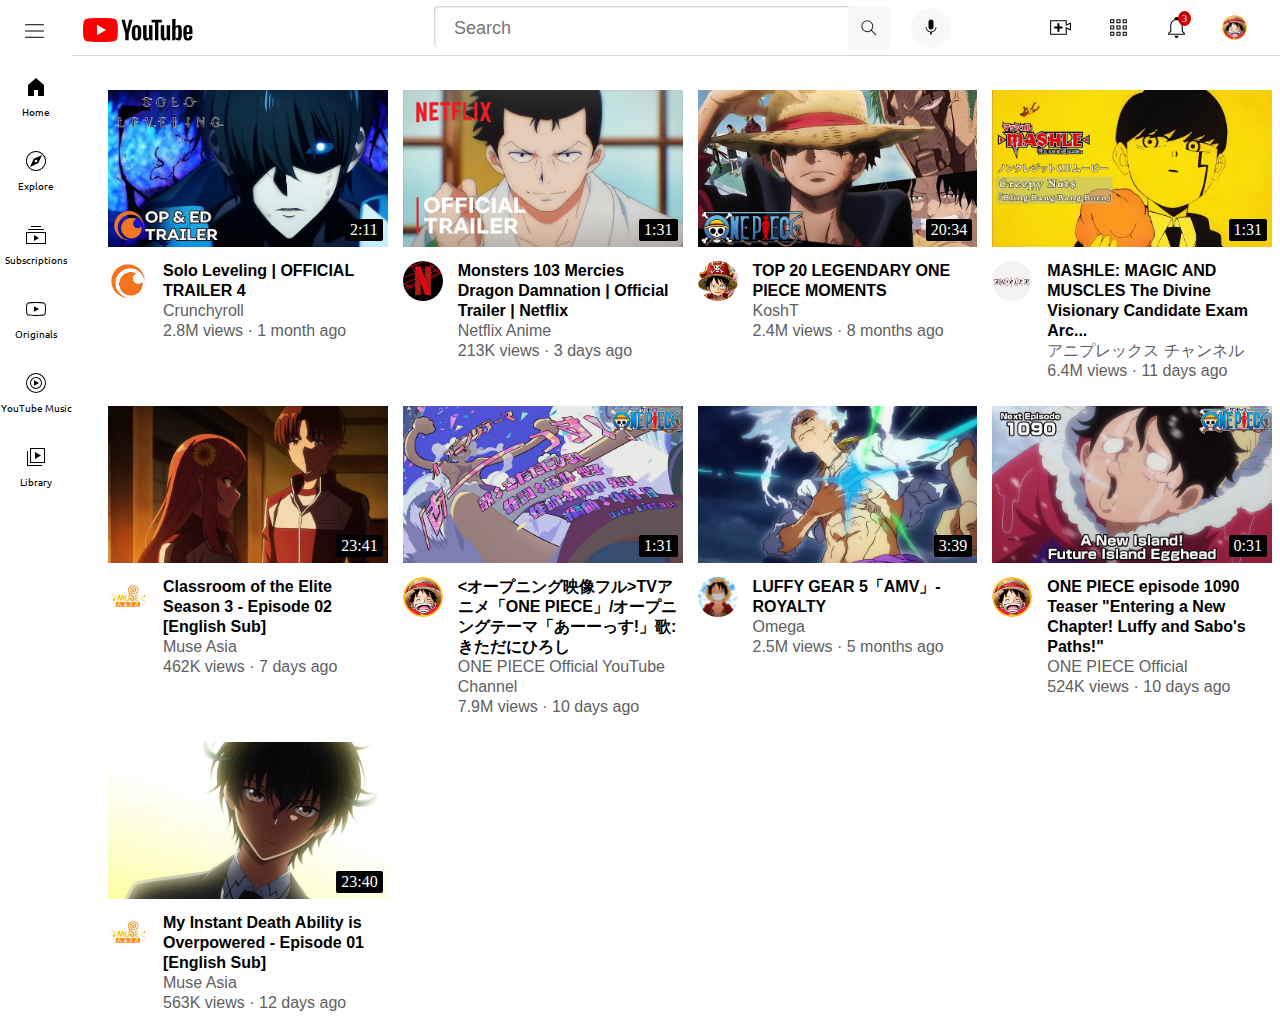
<file: index.html>
<!DOCTYPE html>
<html>
  <head>
    <link rel="stylesheet" href="ex7_body.css">
    <link rel="stylesheet" href="ex7_header.css">
    <link rel="preconnect" href="https://fonts.googleapis.com">
    <link rel="preconnect" href="https://fonts.gstatic.com" crossorigin>
    <link href="https://fonts.googleapis.com/css2?family=Ubuntu:wght@400;500&display=swap" rel="stylesheet">
    <style>
   
    </style>
  </head>
  <body>
    <div class="header">
      <div class="left">
        <button class="menu-button">
        <img class="ham" src="web_photos/hamburger-menu.svg">
      </button>
      <div class="tubediv">
        <img class="tubelogo" src="web_photos/youtube-logo.svg">
      </div>
      </div>
      <div class="center">
      <input class="searchbox" type="text" placeholder="Search">

      <button class="search-button">
        <img class="search" src="web_photos/search.svg">
        <div class="hover-names-div">Search</div>
      </button>
      <button class="voice-search-button">
        <img class="voice-search" src="web_photos/voice-search-icon.svg">
        <div class="hover-names-div">Voice Search</div>
      </button>
     </div>
     <div class="right"> 
      <div class="upload">     
      <img class="upload" src="web_photos/upload.svg">
      <div class="hover-names-div">Create</div>
    </div>
    <div class="YouTubeApps">
      <img class="tubeapps" src="web_photos/youtube-apps.svg">
      <div class="hover-names-div">YouTube apps</div>
    </div>
    <div class="notification">
      <div class="notifications-div">
      <img class="notifications" src="web_photos/notifications.svg">
      <div class="notifications-no">3</div>
      <div class="hover-names-div">Notifications</div>
      </div>
    </div>
      <img class="my-profile" src="web_photos/profile_op.jpg">
     </div>   
    </div>
    <div class="sidebar">
      <div class="sidebar-div">
      <img src="web_photos/home.svg">
      <div>Home</div>
    </div>
    <div class="sidebar-div">
      <img src="web_photos/explore.svg">
      <div>Explore</div>
    </div>
    <div class="sidebar-div">
      <img src="web_photos/subscriptions.svg">
      <div>Subscriptions</div>
      </div>
      <div class="sidebar-div">
      <img src="web_photos/originals.svg">
      <div>Originals</div>
    </div>
    <div class="sidebar-div">
      <img src="web_photos/youtube-music.svg">
      <div>YouTube Music</div>
    </div>
    <div class="sidebar-div">
    <img src="web_photos/library.svg">
    <div>Library</div>
  </div>
    </div>
    <div class="d1">
      
      <div>
      <div class="img-div">
        <a href="https://www.youtube.com/watch?v=HkIKAnwLZCw">
      <img class="img1" src="web_photos/thumbnail-11.webp"></a>
      <div class="duration">
        2:11
      </div>
       </div>
      <div class="profile-div">
        <div>
          <img class="prof" src="web_photos/crunchyroll_profile.jpg">        
        </div>
      <div>
        <p class="p1">
          <a href="https://www.youtube.com/watch?v=HkIKAnwLZCw">
          Solo Leveling | OFFICIAL TRAILER 4
          </a>
         </p>
         <p>
          Crunchyroll
         </p>          
          <p>2.8M views · 1 month ago</p>
      </div>
    </div>
    </div>
    <div>
      <div class="img-div">
        <a href="https://www.youtube.com/watch?v=Q6tmyHjEFcE">
      <img class="img1" src="web_photos/thumbnail-10.webp">
      </a>
      <div class="duration">
        1:31
      </div>
      </div>
      <div class="profile-div">
        <div>
          <img class="prof" src="web_photos/netflix_channel.jpg">
        </div>
      <div>
        <p class="p1">
          <a href="https://www.youtube.com/watch?v=Q6tmyHjEFcE">
          Monsters 103 Mercies Dragon Damnation | Official Trailer | Netflix
          </a>
         </p>
         <p>
          Netflix Anime
         </p>          
          <p>213K views · 3 days ago</p>
      </div>
    </div>
    </div>
    <div>
      <div class="img-div">
        <a href="https://www.youtube.com/watch?v=Ecx2J6NNHWs">
      <img class="img1" src="web_photos/thumbnail-8.webp">
      </a>
      <div class="duration">
        20:34
      </div>
      </div>
      <div class="profile-div">
        <div>
          <img class="prof" src="web_photos/kosht_profile.jpg">
        </div>
      <div>
        <p class="p1">
          <a href="https://www.youtube.com/watch?v=Ecx2J6NNHWs">
          TOP 20 LEGENDARY ONE PIECE MOMENTS         
          </a>
         </p>
         <p>
          KoshT
         </p>          
          <p> 2.4M views · 8 months ago</p>
      </div>
      </div>
    </div>
    <div>
      <div class="img-div">
        <a href="https://www.youtube.com/watch?v=210R0ozmLwg">
      <img class="img1" src="web_photos/thumbnail-9.webp">
      </a>
      <div class="duration">
        1:31
      </div>
      </div>
      <div class="profile-div">
        <div>
          <img class="prof" src="web_photos/aniplex_profile.jpg">
        </div>
      <div>
        <p class="p1">
          <a href="https://www.youtube.com/watch?v=210R0ozmLwg">
          MASHLE: MAGIC AND MUSCLES The Divine Visionary Candidate Exam Arc...
          </a>
         </p>
         <p>
          アニプレックス チャンネル 
         </p>          
          <p>6.4M views · 11 days ago</p>
          </div>
      </div>
    </div>
    <div>
      <div class="img-div">
        <a href="https://www.youtube.com/watch?v=DxpuNnJaLaQ">
      <img class="img1" src="web_photos/hq720.webp">
      </a>
      <div class="duration">
        23:41
      </div>
      </div>
      <div class="profile-div">
        <div>
          <img class="prof" src="web_photos/profile_ayano.jpg">
        </div>
      <div>
        <p class="p1">
          <a href="https://www.youtube.com/watch?v=DxpuNnJaLaQ">
          Classroom of the Elite Season 3 - Episode 02 [English Sub]         
          </a>
         </p>
         <p>
          Muse Asia     
         </p>          
          <p>462K views · 7 days ago</p>
      </div>
      </div>
    </div>
    <div>
      <div class="img-div">
        <a href="https://www.youtube.com/watch?v=YFbno_aPm0w">
      <img class="img1" src="web_photos/luf.webp">
      </a>
      <div class="duration">
        1:31
      </div>
      </div>
      <div class="profile-div">
        <div>
          <img class="prof" src="web_photos/profile_op.jpg">
        </div>
      <div>
        <p class="p1">
          <a href="https://www.youtube.com/watch?v=YFbno_aPm0w">
          &#60;オープニング映像フル&#62;TVアニメ「ONE PIECE」&#47;オープニングテーマ「あーーっす&#33;」歌&#58;きただにひろし
          </a>
         </p>
         <p>
          ONE PIECE Official YouTube Channel
         </p>          
          <p>7.9M views &#183; 10 days ago</p>
          </div>
      </div>
    </div>
    <div>
      <div class="img-div">
        <a href="https://www.youtube.com/watch?v=SJuH3kqQ0Ws">
        <img class="img1" src="web_photos/thumbnail-5.webp">
        </a>
        <div class="duration">
          3:39
        </div>
      </div>
      <div>
        <div class="profile-div">
        <div>
          <img class="prof" src="web_photos/omega_profile.jpg">
        </div>
        <div>
        <p class="p1">
          <a href="https://www.youtube.com/watch?v=SJuH3kqQ0Ws">
          LUFFY GEAR 5「AMV」- ROYALTY    
          </a>   
         </p>
         <p>
          Omega          
         </p>          
          <p>2.5M views &#183; 5 months ago</p>
          </div>
      </div>
    </div>
    </div>
    <div>
      <div class="img-div">
        <a href="https://www.youtube.com/watch?v=xunp_Fdrbjs">
      <img class="img1" src="web_photos/thumbnail-6.webp">
      </a>
      <div class="duration">
        0:31
      </div>
      </div>
      <div class="profile-div">
        <div>
          <img class="prof" src="web_photos/profile_op.jpg">
        </div>
      <div>
        <p class="p1">
          <a href="https://www.youtube.com/watch?v=xunp_Fdrbjs">
          ONE PIECE episode 1090 Teaser "Entering a New Chapter! Luffy and Sabo's Paths!"
          </a>
         </p>
         <p>
          ONE PIECE Official
         </p>          
          <p>524K views · 10 days ago</p>
      </div>
      </div>
    </div>
    <div>
      <div class="img-div">
        <a href="https://www.youtube.com/watch?v=HGKXgwvoBgs">
      <img class="img1" src="web_photos/thumbnail-7.webp">
      </a>
      <div class="duration">
        23:40
      </div>
      </div>
      <div class="profile-div">
        <div>
        <img class="prof" src="web_photos/profile_ayano.jpg">
      </div>
      <div>
        <p class="p1">
          <a href="https://www.youtube.com/watch?v=HGKXgwvoBgs">
          My Instant Death Ability is Overpowered - Episode 01 [English Sub]         
        </a> 
        </p>
         <p>
          Muse Asia
         </p>          
          <p>
            563K views · 12 days ago </p>
            </div>
          </div>
      </div>
    </div>
    </div>
  </body>
</html>
</file>
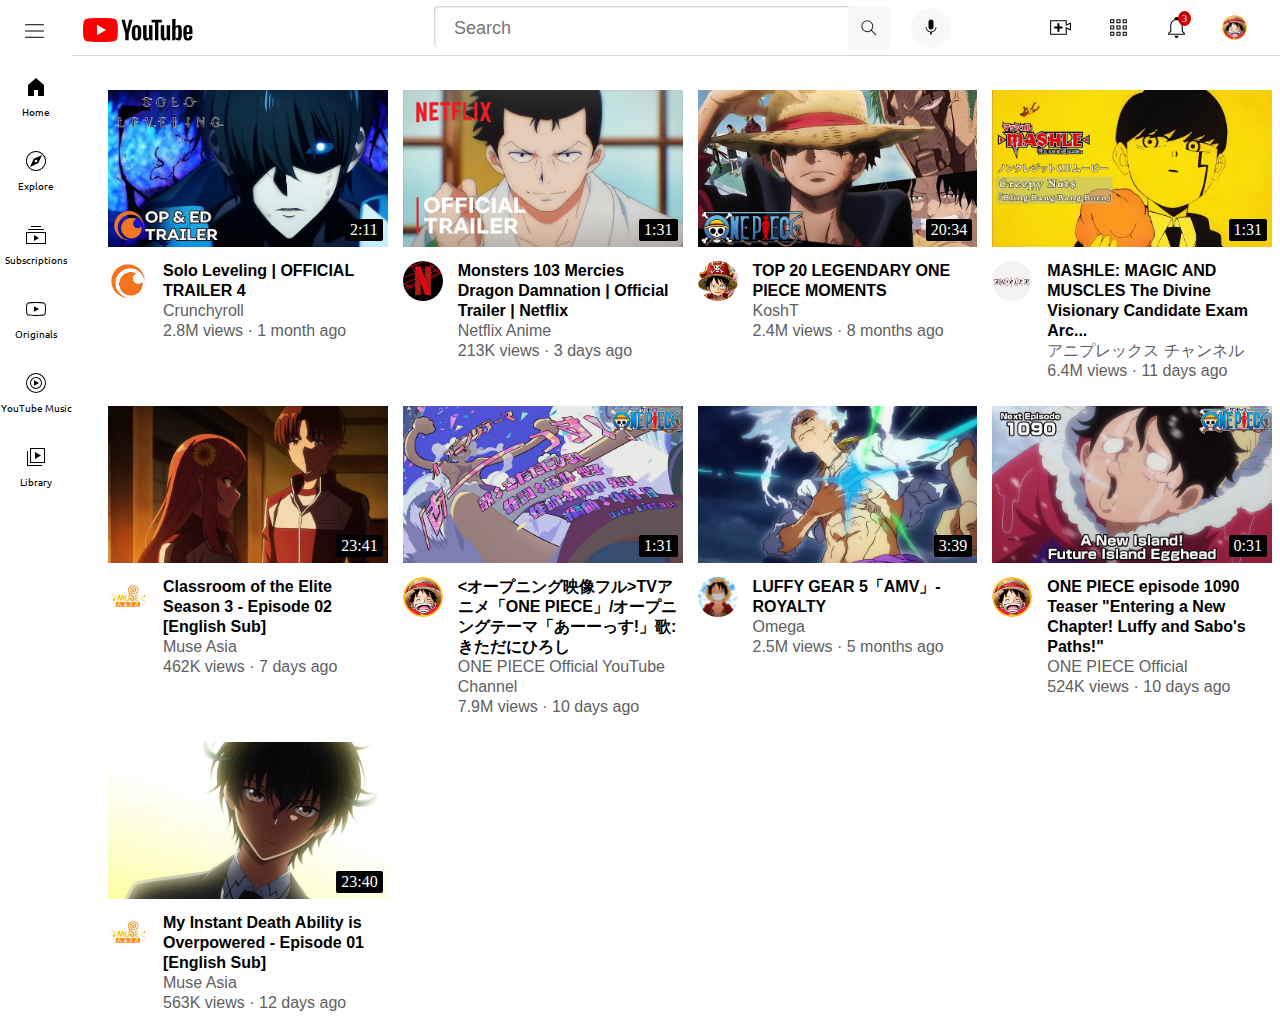
<file: ex7.html>
<!DOCTYPE html>
<html>
  <head>
    <link rel="stylesheet" href="ex7_body.css">
    <link rel="stylesheet" href="ex7_header.css">
    <link rel="preconnect" href="https://fonts.googleapis.com">
    <link rel="preconnect" href="https://fonts.gstatic.com" crossorigin>
    <link href="https://fonts.googleapis.com/css2?family=Ubuntu:wght@400;500&display=swap" rel="stylesheet">
    <style>
   
    </style>
  </head>
  <body>
    <div class="header">
      <div class="left">
        <button class="menu-button">
        <img class="ham" src="web_photos/hamburger-menu.svg">
      </button>
      <div class="tubediv">
        <img class="tubelogo" src="web_photos/youtube-logo.svg">
      </div>
      </div>
      <div class="center">
      <input class="searchbox" type="text" placeholder="Search">

      <button class="search-button">
        <img class="search" src="web_photos/search.svg">
        <div class="hover-names-div">Search</div>
      </button>
      <button class="voice-search-button">
        <img class="voice-search" src="web_photos/voice-search-icon.svg">
        <div class="hover-names-div">Voice Search</div>
      </button>
     </div>
     <div class="right"> 
      <div class="upload">     
      <img class="upload" src="web_photos/upload.svg">
      <div class="hover-names-div">Create</div>
    </div>
    <div class="YouTubeApps">
      <img class="tubeapps" src="web_photos/youtube-apps.svg">
      <div class="hover-names-div">YouTube apps</div>
    </div>
    <div class="notification">
      <div class="notifications-div">
      <img class="notifications" src="web_photos/notifications.svg">
      <div class="notifications-no">3</div>
      <div class="hover-names-div">Notifications</div>
      </div>
    </div>
      <img class="my-profile" src="web_photos/profile_op.jpg">
     </div>   
    </div>
    <div class="sidebar">
      <div class="sidebar-div">
      <img src="web_photos/home.svg">
      <div>Home</div>
    </div>
    <div class="sidebar-div">
      <img src="web_photos/explore.svg">
      <div>Explore</div>
    </div>
    <div class="sidebar-div">
      <img src="web_photos/subscriptions.svg">
      <div>Subscriptions</div>
      </div>
      <div class="sidebar-div">
      <img src="web_photos/originals.svg">
      <div>Originals</div>
    </div>
    <div class="sidebar-div">
      <img src="web_photos/youtube-music.svg">
      <div>YouTube Music</div>
    </div>
    <div class="sidebar-div">
    <img src="web_photos/library.svg">
    <div>Library</div>
  </div>
    </div>
    <div class="d1">
      
      <div>
      <div class="img-div">
        <a href="https://www.youtube.com/watch?v=HkIKAnwLZCw">
      <img class="img1" src="web_photos/thumbnail-11.webp"></a>
      <div class="duration">
        2:11
      </div>
       </div>
      <div class="profile-div">
        <div>
          <img class="prof" src="web_photos/crunchyroll_profile.jpg">        
        </div>
      <div>
        <p class="p1">
          <a href="https://www.youtube.com/watch?v=HkIKAnwLZCw">
          Solo Leveling | OFFICIAL TRAILER 4
          </a>
         </p>
         <p>
          Crunchyroll
         </p>          
          <p>2.8M views · 1 month ago</p>
      </div>
    </div>
    </div>
    <div>
      <div class="img-div">
        <a href="https://www.youtube.com/watch?v=Q6tmyHjEFcE">
      <img class="img1" src="web_photos/thumbnail-10.webp">
      </a>
      <div class="duration">
        1:31
      </div>
      </div>
      <div class="profile-div">
        <div>
          <img class="prof" src="web_photos/netflix_channel.jpg">
        </div>
      <div>
        <p class="p1">
          <a href="https://www.youtube.com/watch?v=Q6tmyHjEFcE">
          Monsters 103 Mercies Dragon Damnation | Official Trailer | Netflix
          </a>
         </p>
         <p>
          Netflix Anime
         </p>          
          <p>213K views · 3 days ago</p>
      </div>
    </div>
    </div>
    <div>
      <div class="img-div">
        <a href="https://www.youtube.com/watch?v=Ecx2J6NNHWs">
      <img class="img1" src="web_photos/thumbnail-8.webp">
      </a>
      <div class="duration">
        20:34
      </div>
      </div>
      <div class="profile-div">
        <div>
          <img class="prof" src="web_photos/kosht_profile.jpg">
        </div>
      <div>
        <p class="p1">
          <a href="https://www.youtube.com/watch?v=Ecx2J6NNHWs">
          TOP 20 LEGENDARY ONE PIECE MOMENTS         
          </a>
         </p>
         <p>
          KoshT
         </p>          
          <p> 2.4M views · 8 months ago</p>
      </div>
      </div>
    </div>
    <div>
      <div class="img-div">
        <a href="https://www.youtube.com/watch?v=210R0ozmLwg">
      <img class="img1" src="web_photos/thumbnail-9.webp">
      </a>
      <div class="duration">
        1:31
      </div>
      </div>
      <div class="profile-div">
        <div>
          <img class="prof" src="web_photos/aniplex_profile.jpg">
        </div>
      <div>
        <p class="p1">
          <a href="https://www.youtube.com/watch?v=210R0ozmLwg">
          MASHLE: MAGIC AND MUSCLES The Divine Visionary Candidate Exam Arc...
          </a>
         </p>
         <p>
          アニプレックス チャンネル 
         </p>          
          <p>6.4M views · 11 days ago</p>
          </div>
      </div>
    </div>
    <div>
      <div class="img-div">
        <a href="https://www.youtube.com/watch?v=DxpuNnJaLaQ">
      <img class="img1" src="web_photos/hq720.webp">
      </a>
      <div class="duration">
        23:41
      </div>
      </div>
      <div class="profile-div">
        <div>
          <img class="prof" src="web_photos/profile_ayano.jpg">
        </div>
      <div>
        <p class="p1">
          <a href="https://www.youtube.com/watch?v=DxpuNnJaLaQ">
          Classroom of the Elite Season 3 - Episode 02 [English Sub]         
          </a>
         </p>
         <p>
          Muse Asia     
         </p>          
          <p>462K views · 7 days ago</p>
      </div>
      </div>
    </div>
    <div>
      <div class="img-div">
        <a href="https://www.youtube.com/watch?v=YFbno_aPm0w">
      <img class="img1" src="web_photos/luf.webp">
      </a>
      <div class="duration">
        1:31
      </div>
      </div>
      <div class="profile-div">
        <div>
          <img class="prof" src="web_photos/profile_op.jpg">
        </div>
      <div>
        <p class="p1">
          <a href="https://www.youtube.com/watch?v=YFbno_aPm0w">
          &#60;オープニング映像フル&#62;TVアニメ「ONE PIECE」&#47;オープニングテーマ「あーーっす&#33;」歌&#58;きただにひろし
          </a>
         </p>
         <p>
          ONE PIECE Official YouTube Channel
         </p>          
          <p>7.9M views &#183; 10 days ago</p>
          </div>
      </div>
    </div>
    <div>
      <div class="img-div">
        <a href="https://www.youtube.com/watch?v=SJuH3kqQ0Ws">
        <img class="img1" src="web_photos/thumbnail-5.webp">
        </a>
        <div class="duration">
          3:39
        </div>
      </div>
      <div>
        <div class="profile-div">
        <div>
          <img class="prof" src="web_photos/omega_profile.jpg">
        </div>
        <div>
        <p class="p1">
          <a href="https://www.youtube.com/watch?v=SJuH3kqQ0Ws">
          LUFFY GEAR 5「AMV」- ROYALTY    
          </a>   
         </p>
         <p>
          Omega          
         </p>          
          <p>2.5M views &#183; 5 months ago</p>
          </div>
      </div>
    </div>
    </div>
    <div>
      <div class="img-div">
        <a href="https://www.youtube.com/watch?v=xunp_Fdrbjs">
      <img class="img1" src="web_photos/thumbnail-6.webp">
      </a>
      <div class="duration">
        0:31
      </div>
      </div>
      <div class="profile-div">
        <div>
          <img class="prof" src="web_photos/profile_op.jpg">
        </div>
      <div>
        <p class="p1">
          <a href="https://www.youtube.com/watch?v=xunp_Fdrbjs">
          ONE PIECE episode 1090 Teaser "Entering a New Chapter! Luffy and Sabo's Paths!"
          </a>
         </p>
         <p>
          ONE PIECE Official
         </p>          
          <p>524K views · 10 days ago</p>
      </div>
      </div>
    </div>
    <div>
      <div class="img-div">
        <a href="https://www.youtube.com/watch?v=HGKXgwvoBgs">
      <img class="img1" src="web_photos/thumbnail-7.webp">
      </a>
      <div class="duration">
        23:40
      </div>
      </div>
      <div class="profile-div">
        <div>
        <img class="prof" src="web_photos/profile_ayano.jpg">
      </div>
      <div>
        <p class="p1">
          <a href="https://www.youtube.com/watch?v=HGKXgwvoBgs">
          My Instant Death Ability is Overpowered - Episode 01 [English Sub]         
        </a> 
        </p>
         <p>
          Muse Asia
         </p>          
          <p>
            563K views · 12 days ago </p>
            </div>
          </div>
      </div>
    </div>
    </div>
  </body>
</html>
</file>
<file: ex7_body.css>
.body{
  padding-bottom: 2000px;
  margin-bottom: 0;
  margin-top: 0;
  margin-left: 0;
  margin-right: 0;
  font-family:'Ubuntu', sans-serif,Arial;
}    
p{
  margin-bottom:0;
  margin-top:0;
  font-family: Arial, Helvetica, sans-serif;
  line-height: 20px;
  color: rgb(96,96,96);
}
.img1{
  width:100%;
  margin-bottom: 10px;
}
.d1{
  display:grid;
  column-gap: 15px;
  row-gap: 25px;
  margin-top: 90px;
  margin-left:100px;
}
@media(max-width:750px){
  .d1{
  grid-template-columns: 1fr 1fr;  
  }
}
@media(min-width:751px) and (max-width:999px)
{
  .d1{
    grid-template-columns:1fr 1fr 1fr;
  }
}
@media(min-width:1000px){
  .d1{
    grid-template-columns:1fr 1fr 1fr 1fr;
  }
}
.p1{
  color:black;
  font-weight: bold;
}
.prof{
  width:40px;
  border-radius: 50%;
}
.profile-div{
  display: grid;
  grid-template-columns: 55px 1fr;
}
.img-div{
  position: relative;
}
.duration{
  position:absolute;
  background-color: black;
  color:white;
  bottom:20px;
  right: 5px;
  padding-left: 5px;
  padding-right: 5px;
  padding-top:2px;
  padding-bottom: 2px;
  border-radius: 2px;
}
a{
  text-decoration: none;
  color:black;
}
</file>
<file: ex7_header.css>
.header{
  display: flex;
  flex-direction: row;
  justify-content:space-between;
  align-items: center;
  margin-bottom: 10px;
  background-color: white;
  border-bottom-color: rgb(213, 213, 213);
  border-bottom-style: solid;
  border-bottom-width: 0.3px;
  position: fixed;
  top:0px;
  left:0px;
  right:0px;
  height:55px;
  z-index: 100;
}
.sidebar{
  position:fixed;
  background-color: white;
  left:0px;
  bottom:0px;
  top:50px;
  width:72px;
  font-family: 'Ubuntu', sans-serif,Arial;
  padding-top: 10px;
  margin-bottom: 8px;
  font-size: 10px;
  z-index: 101;
}
.sidebar img{
  height: 24px; 
  margin-bottom: 5px;
}
.sidebar-div{
  height: 74px;
  display:flex;
  flex-direction: column;
  justify-content: center;
  align-items: center;
  cursor:pointer;
}
.sidebar-div:hover{
  background-color: lightgray;
}
.left{
  display: flex;
  margin-right: 50px;
  margin-top: 10px;
}
.ham{
  height: 25px;
  margin-left: 16px;
  margin-right: 30px;
}
.tubelogo{
  width: 110px;
}
.menu-button{
  background-color: white;
  border:none;
  transition: opacity 0.15s;
}
.menu-button:hover{
  opacity: 0.2;
}
.center{
  display: flex;
  flex:1;
  margin-left: 190px;
}
.searchbox{
  flex:1;
  border-width: 1px;
  border:solid;
  border-color: rgb(252, 250, 250);
  border-width: 1px;
  border-radius: 5px;
  box-shadow: inset 1px 1px 2px rgb(200, 200, 200) ;
  max-width: 400px;
  height: 40px;
  width: 0;
  outline: none;
  font-size:20px;
  padding-left: 20px;
}
.searchbox::placeholder{
  font-size: 18px;
}
.search{
  width: 30px;
  height: 20px;
}
.search-button{
  background-color: white;
  border:solid;
  border-color:rgb(252, 250, 250);
  border-width: 1px;
  background-color: #f8f8f8;
  border-radius:5px;
  margin-left: -10px;
  height: 45px;
  cursor: pointer;
}
.search-button{
  position: relative;  
  display: flex;
  align-items: center;
}
.search-button .hover-names-div,.voice-search-button .hover-names-div,.upload .hover-names-div,.YouTubeApps .hover-names-div,.notification .hover-names-div{
  position: absolute;
  bottom: -30px;
  background-color:rgba(96, 96, 96, 0.9);
  color:white;
  padding:4px 6px 4px 6px;
  border-radius: 5px;
  opacity: 0;
  pointer-events: none;
  white-space: nowrap;
  transition:opacity 0.15s;
  font-size: 13px;
}
.search-button:hover .hover-names-div,.voice-search-button:hover .hover-names-div,.upload:hover .hover-names-div,.YouTubeApps:hover .hover-names-div,.notification:hover .hover-names-div{
  opacity: 1;
}
.voice-search{
  width:20px;
  height: 28px;
}
.voice-search-button{
  background-color: white;
  border:none;
  background-color: #f8f8f8;
  margin-left: 20px;
  margin-top: 3px;
  width: 40px;
  height: 40px;
  border-radius:50%;
  cursor: pointer;
}

.right{
  width: 250px;
  display: flex;
  justify-content: space-evenly;
  flex-shrink:0;
}
.upload,.tubeapps,.notifications,.my-profile{
  width: 25px;
  margin-right: 15px;
  vertical-align: top;
  cursor: pointer;
}
.my-profile{
  border: none;
  border-radius: 50%;
}
.notifications-div{
  position:relative;
}
.notifications-no{
  position: absolute;
  background-color: #cc0000;
  color:white;
  font-size:10px;
  top:-4px;
  right: 13px;
  padding-left: 4px;
  padding-right: 4px;
  padding-top: 2px;
  padding-bottom: 2px;
  border-radius: 50%;
}
</file>
